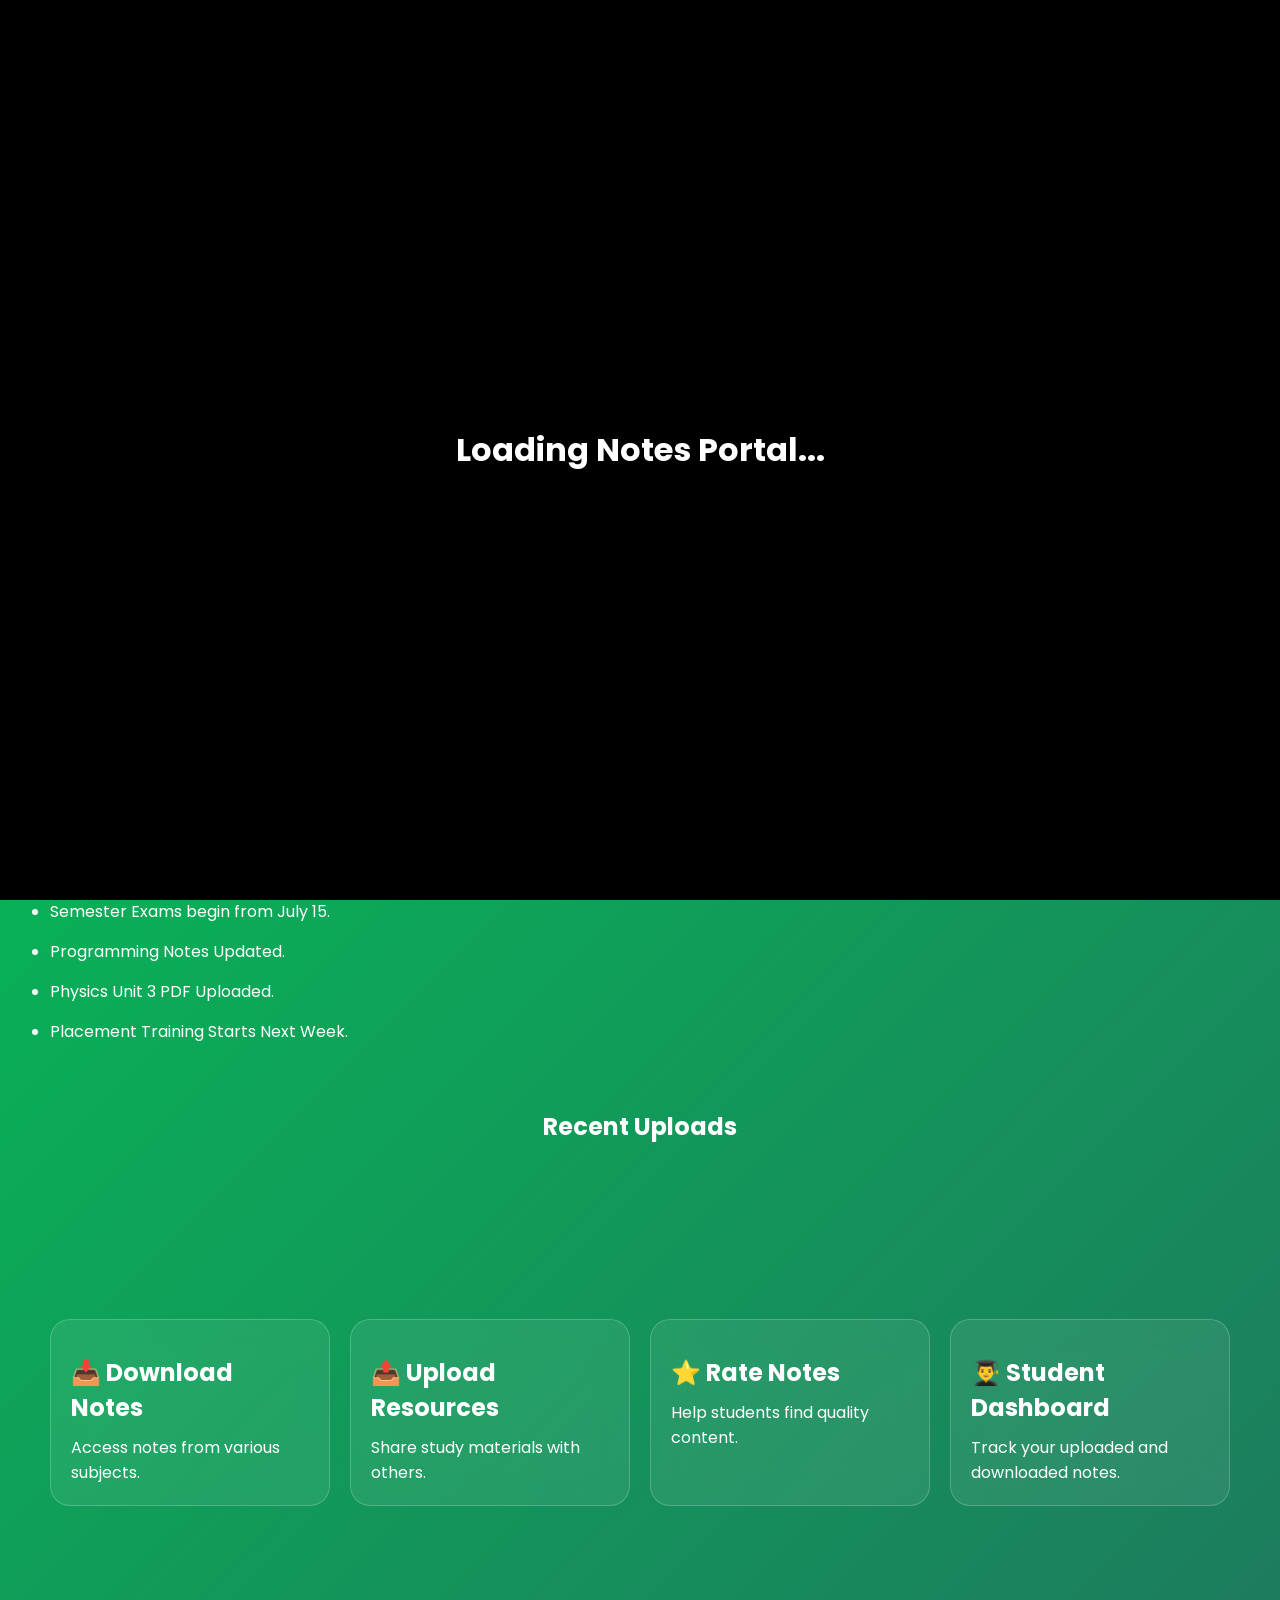
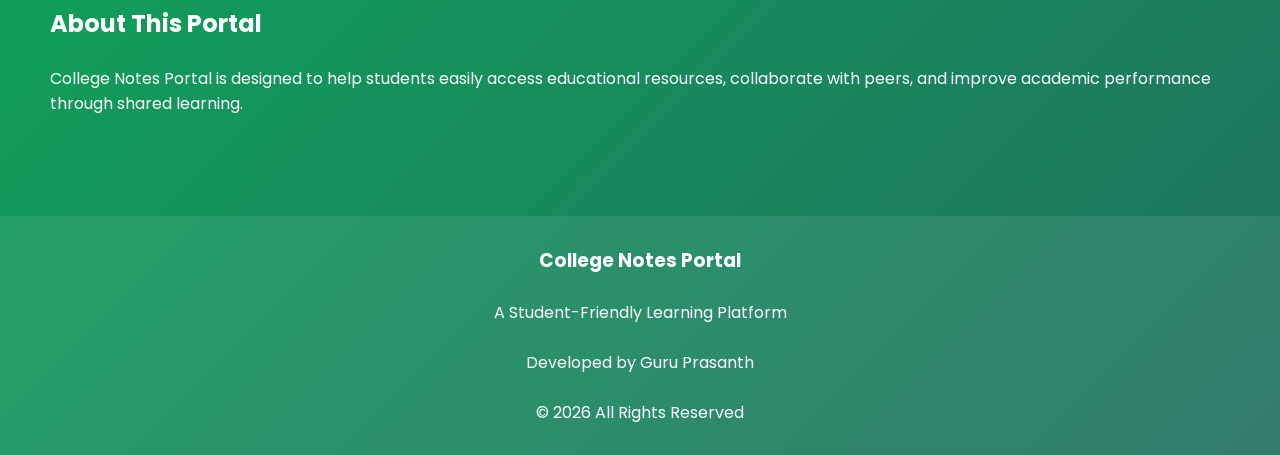
<file: index.html>
<!DOCTYPE html>
<html lang="en">

<head>

    <meta charset="UTF-8">
    <meta name="viewport" content="width=device-width, initial-scale=1.0">

    <title>LEARN X</title>

    <link rel="stylesheet" href="style.css">

</head>

<body>

    <!-- LOADER -->

    <div class="loader">
        Loading Notes Portal...
    </div>

    <!-- HEADER -->

    <header>

         <img src="logo.jpeg" class="logo">

        <h1>LEARN X🧠</h1>

        <nav>

            <a href="index.html">Home</a>

            <a href="notes.html">Notes</a>

            <a href="upload.html">Upload</a>

            <a href="faculty.html">Faculty</a>

            <a href="contact.html">Contact</a>

            <a href="login.html">Login</a>

        </nav>

    </header>

    <!-- HERO SECTION -->

    <section class="hero">

     <img src="homeperson1.jpg"><img src="homeperson.jpg"><img src="homeperson2.jpg">

        <h2>Your Smart Study Companion</h2>

        <p>
            Download Notes, Upload Resources,
            Track Progress and Learn Better.
        </p>

        <br>

        <button class="primary-btn"
            onclick="window.location.href='notes.html'">

            Browse Notes

        </button>

        <button id="themeBtn"
            class="secondary-btn">

            🌙 Dark Mode

        </button>

    </section>

    <!-- STATISTICS -->

    <section class="stats">

        <div class="stat-box">

            <h2>500+</h2>

            <p>Notes Available</p>

        </div>

        <div class="stat-box">

            <h2>1200+</h2>

            <p>Downloads</p>

        </div>

        <div class="stat-box">

            <h2>350+</h2>

            <p>Students</p>

        </div>

        <div class="stat-box">

            <h2>25+</h2>

            <p>Faculty Contributors</p>

        </div>

    </section>

    <!-- ANNOUNCEMENTS -->

    <section class="announcement">

        <h2>📢 Latest Announcements</h2>

        <br>

        <ul>

            <li>
                Semester Exams begin from July 15.
            </li>

            <li>
                Programming Notes Updated.
            </li>

            <li>
                Physics Unit 3 PDF Uploaded.
            </li>

            <li>
                Placement Training Starts Next Week.
            </li>

        </ul>

    </section>

    <!-- RECENT UPLOADS -->

    <section>

        <center>

            <h2><bold>Recent Uploads</bold></h2>

        </center>

        <br>

        <div id="recentUploads"
            class="notes-container">

        </div>

    </section>

    <!-- FEATURES -->

    <section class="stats">

        <div class="card">

            <h2>📥 Download Notes</h2>

            <p>
                Access notes from various subjects.
            </p>

        </div>

        <div class="card">

            <h2>📤 Upload Resources</h2>

            <p>
                Share study materials with others.
            </p>

        </div>

        <div class="card">

            <h2>⭐ Rate Notes</h2>

            <p>
                Help students find quality content.
            </p>

        </div>

        <div class="card">

            <h2>👨‍🎓 Student Dashboard</h2>

            <p>
                Track your uploaded and downloaded notes.
            </p>

        </div>

    </section>

    <!-- ABOUT -->

    <section class="announcement">

        <h2>About This Portal</h2>

        <br>

        <p>

            College Notes Portal is designed to help
            students easily access educational resources,
            collaborate with peers, and improve academic
            performance through shared learning.

        </p>

    </section>

    <!-- FOOTER -->

    <footer>

        <h3>College Notes Portal</h3>

        <br>

        <p>

            A Student-Friendly Learning Platform

        </p>

        <br>

        <p>

            Developed by Guru Prasanth

        </p>

        <br>

        <p>

            © 2026 All Rights Reserved

        </p>

    </footer>

    <script src="script.js"></script>

</body>

</html>
</file>
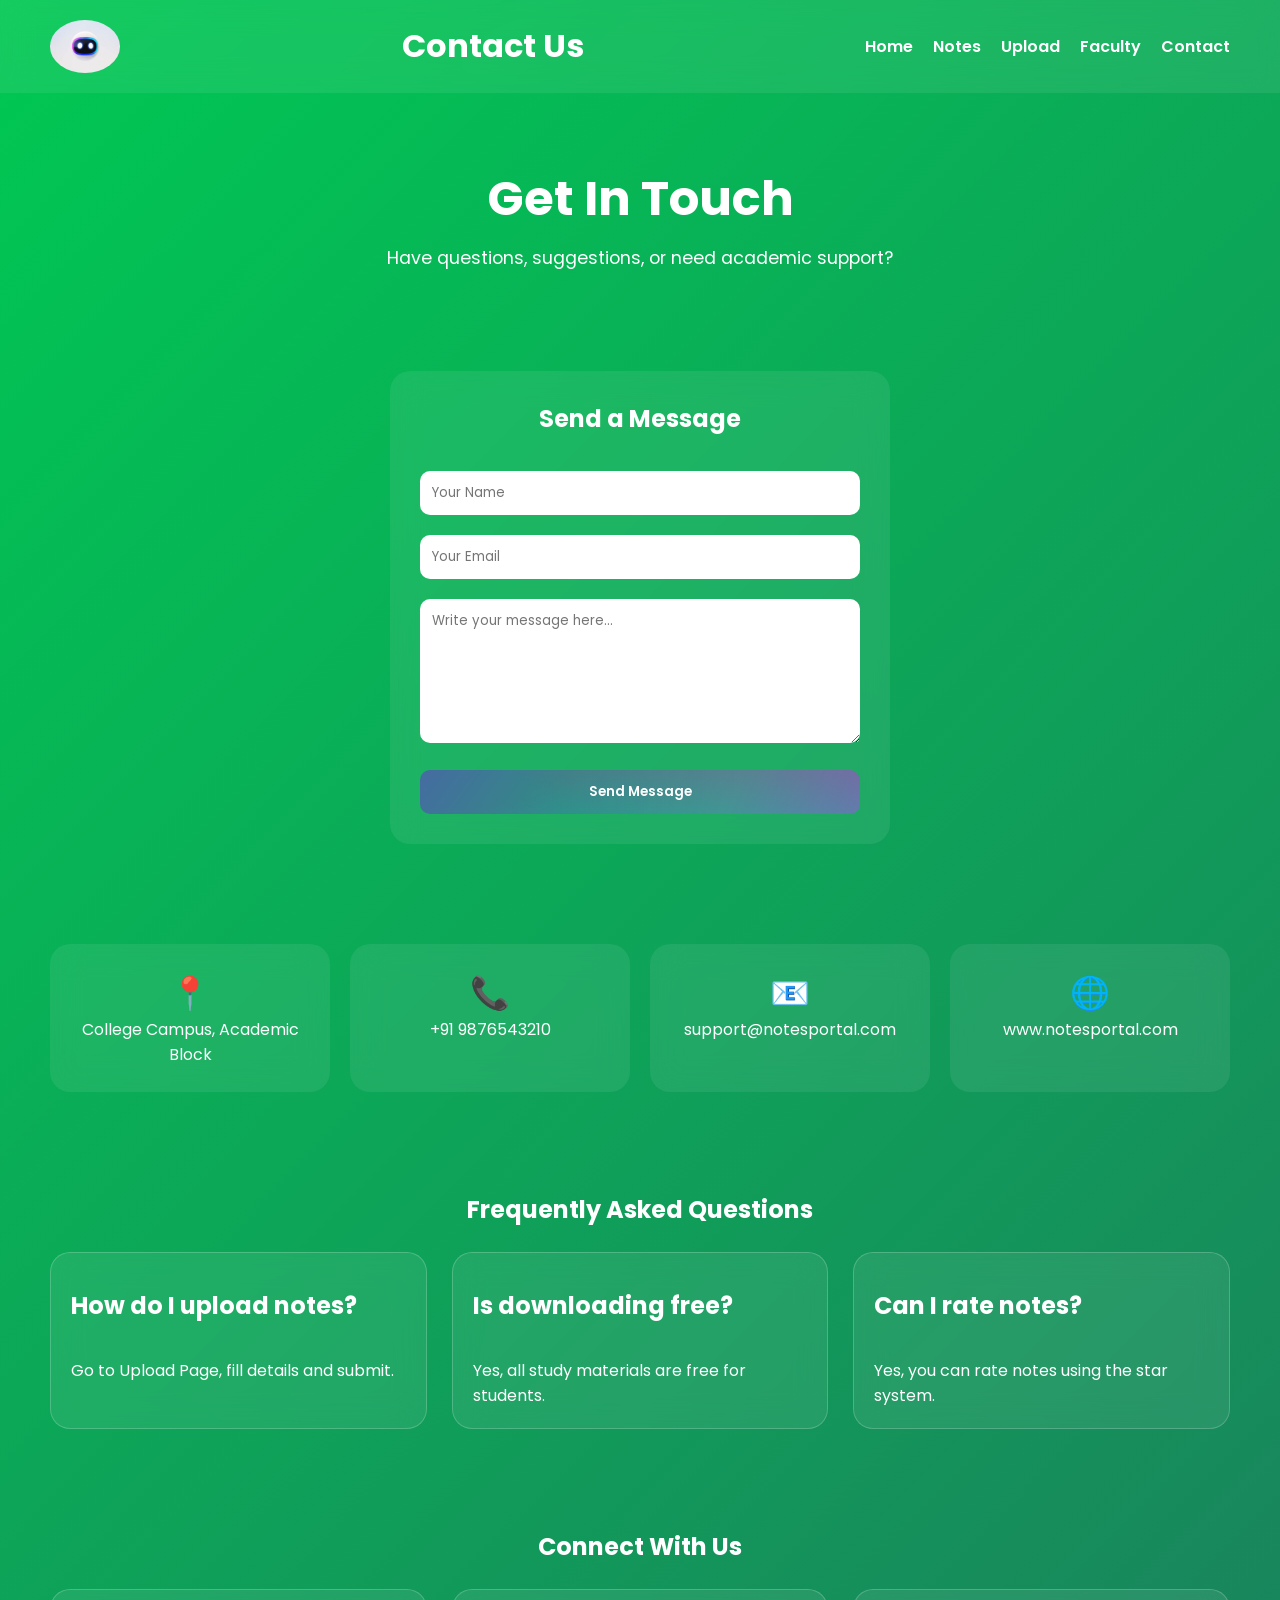
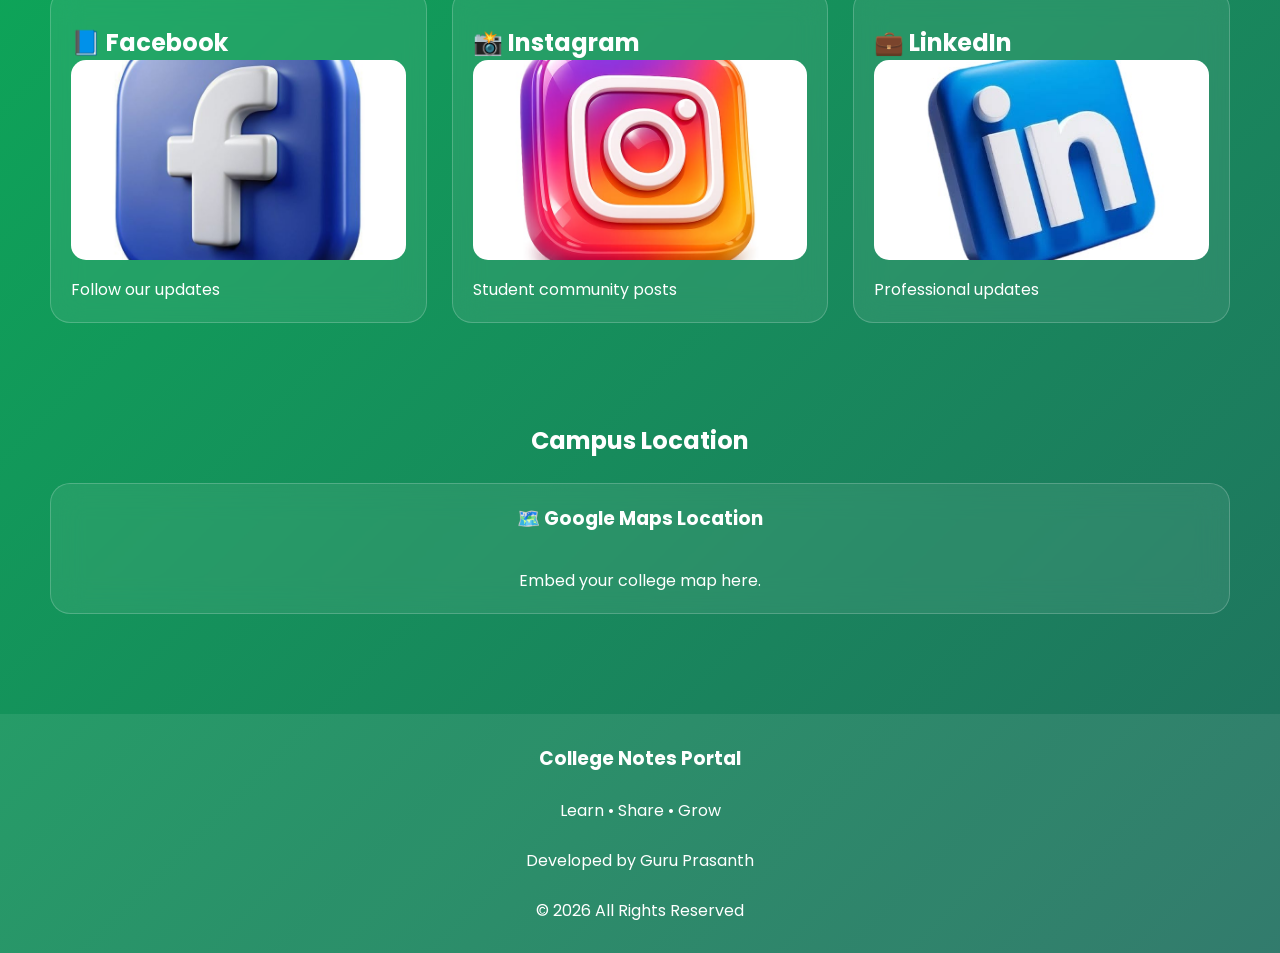
<file: contact.html>
<!DOCTYPE html>
<html lang="en">

<head>

    <meta charset="UTF-8">

    <meta name="viewport"
    content="width=device-width, initial-scale=1.0">

    <title>Contact Us</title>

    <link rel="stylesheet"
    href="style.css">

</head>

<body>

    <!-- HEADER -->

    <header>

        <img src="logo.jpeg"
        class="logo">

        <h1>Contact Us</h1>

        <nav>

            <a href="index.html">Home</a>

            <a href="notes.html">Notes</a>

            <a href="upload.html">Upload</a>

            <a href="faculty.html">Faculty</a>

            <a href="contact.html">Contact</a>

        </nav>

    </header>

    <!-- HERO -->

    <section class="hero">

        <h2> Get In Touch</h2>

        <p>

            Have questions, suggestions,
            or need academic support?

        </p>

    </section>

    <!-- CONTACT FORM -->

    <div class="form-container">

        <h2 style="text-align:center;">

            Send a Message

        </h2>

        <br>

        <input
        type="text"
        id="contactName"
        placeholder="Your Name">

        <input
        type="email"
        id="contactEmail"
        placeholder="Your Email">

        <textarea
        id="contactMessage"
        rows="6"
        placeholder="Write your message here..."></textarea>

        <button
        class="primary-btn"
        onclick="sendMessage()">

            Send Message

        </button>

    </div>

    <!-- CONTACT INFO -->

    <section class="stats">

        <div class="stat-box">

            <h2>📍</h2>

            <p>

                College Campus,
                Academic Block

            </p>

        </div>

        <div class="stat-box">

            <h2>📞</h2>

            <p>

                +91 9876543210

            </p>

        </div>

        <div class="stat-box">

            <h2>📧</h2>

            <p>

                support@notesportal.com

            </p>

        </div>

        <div class="stat-box">

            <h2>🌐</h2>

            <p>

                www.notesportal.com

            </p>

        </div>

    </section>

    <!-- FAQ -->

    <section class="dashboard">

        <h2 style="text-align:center;">

            Frequently Asked Questions

        </h2>

        <br>

        <div class="dashboard-grid">

            <div class="card">

                <h2>

                    How do I upload notes?

                </h2>

                <br>

                <p>

                    Go to Upload Page,
                    fill details and submit.

                </p>

            </div>

            <div class="card">

                <h2>

                    Is downloading free?

                </h2>

                <br>

                <p>

                    Yes, all study materials
                    are free for students.

                </p>

            </div>

            <div class="card">

                <h2>

                    Can I rate notes?

                </h2>

                <br>

                <p>

                    Yes, you can rate notes
                    using the star system.

                </p>

            </div>

        </div>

    </section>

    <!-- SOCIAL LINKS -->

    <section class="dashboard">

        <h2 style="text-align:center;">

            Connect With Us

        </h2>

        <br>

        <div class="dashboard-grid">

            <div class="card">

                <h2>📘 Facebook</h2>
                <img src="facebook.jpg">

                <p>

                    Follow our updates

                </p>

            </div>

            <div class="card">

                <h2>📸 Instagram</h2>
                <img src="insta.jpg">

                <p>

                    Student community posts

                </p>

            </div>

            <div class="card">

                <h2>💼 LinkedIn</h2>
                <img src="linkedin.jpg">

                <p>

                    Professional updates

                </p>

            </div>

        </div>

    </section>

    <!-- MAP PLACEHOLDER -->

    <section class="dashboard">

        <h2 style="text-align:center;">

            Campus Location

        </h2>

        <br>

        <div class="card">

            <center>

                <h3>

                    🗺️ Google Maps Location

                </h3>

                <br>

                <p>

                    Embed your college map here.

                </p>

            </center>

        </div>

    </section>

    <!-- FOOTER -->

    <footer>

        <h3>

            College Notes Portal

        </h3>

        <br>

        <p>

            Learn • Share • Grow

        </p>

        <br>

        <p>

            Developed by Guru Prasanth

        </p>

        <br>

        <p>

            © 2026 All Rights Reserved

        </p>

    </footer>

    <script src="script.js"></script>

</body>

</html>
</file>
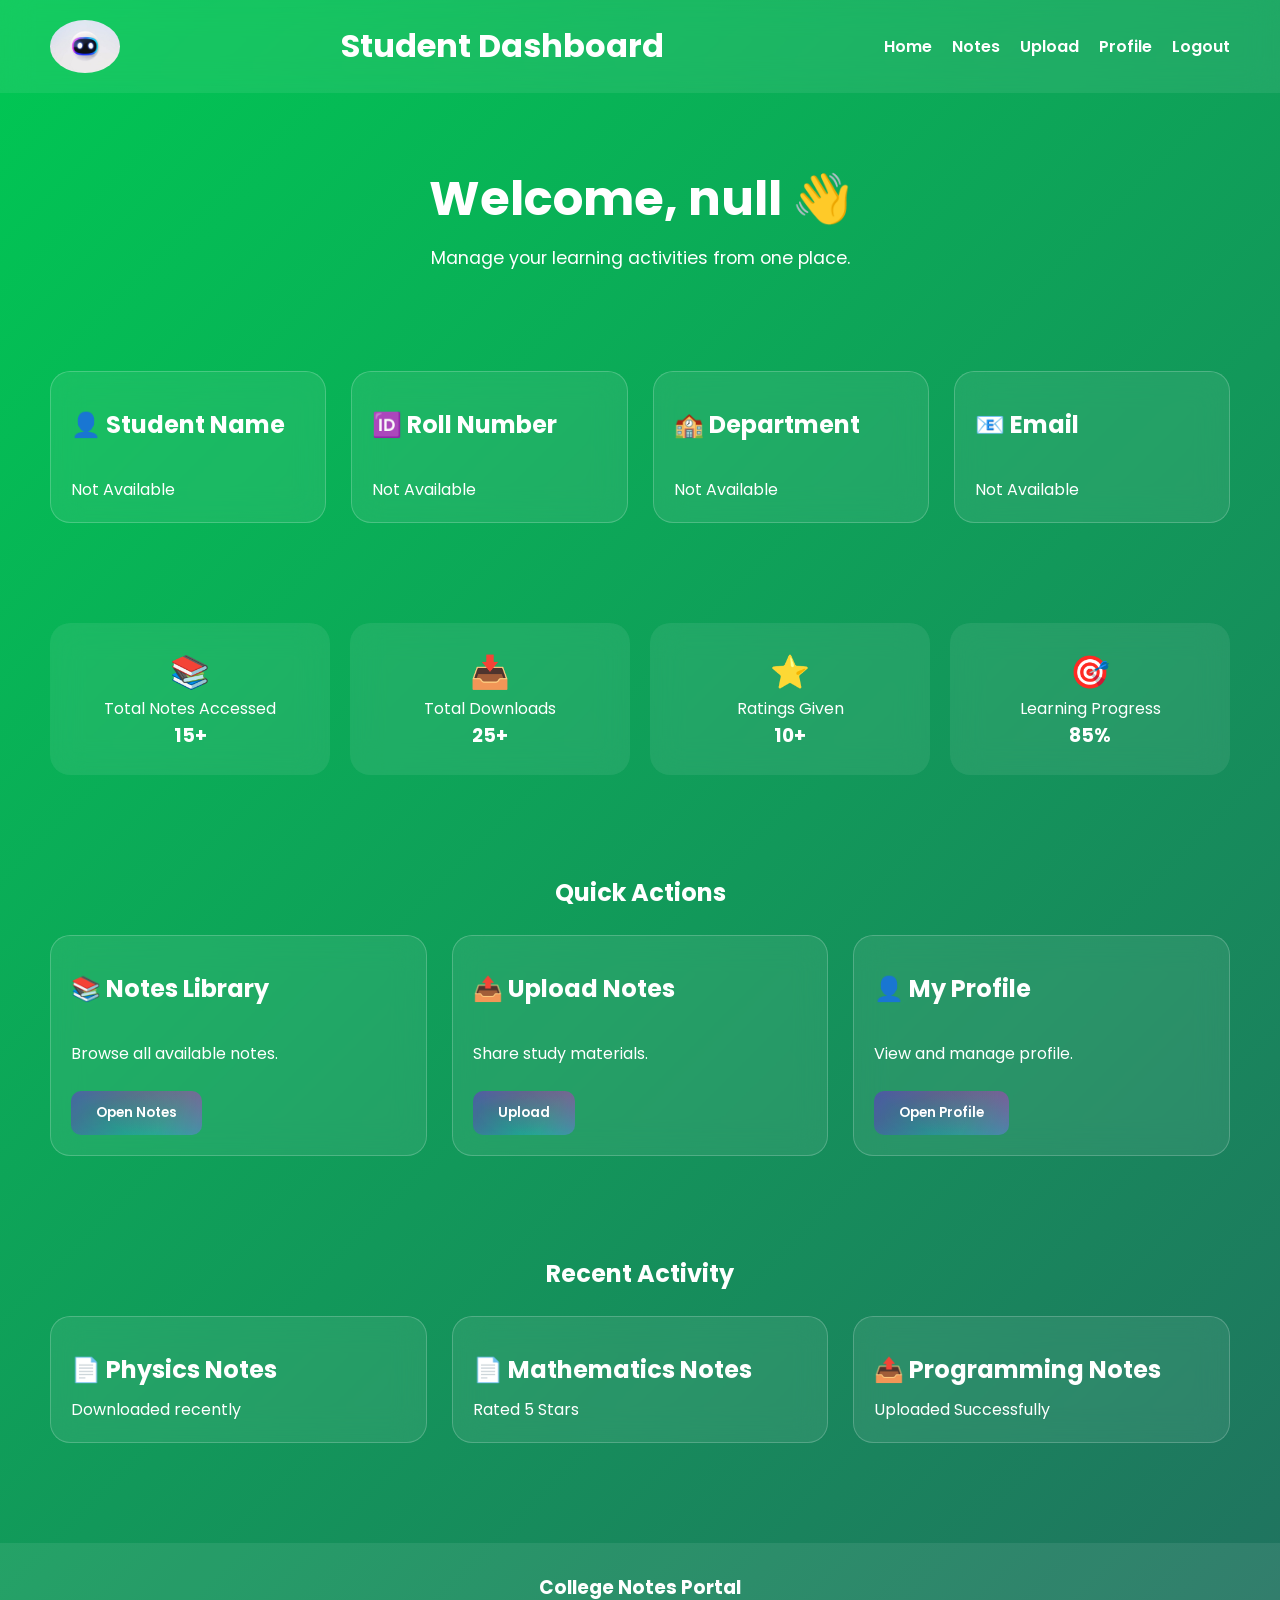
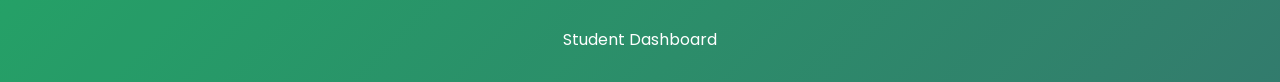
<file: dashboard.html>
<!DOCTYPE html>
<html lang="en">

<head>

    <meta charset="UTF-8">
    <meta name="viewport" content="width=device-width, initial-scale=1.0">

    <title>Student Dashboard</title>

    <link rel="stylesheet" href="style.css">

</head>

<body>

    <!-- HEADER -->

    <header>

        <img src="logo.jpeg" class="logo">

        <h1>Student Dashboard</h1>

        <nav>

            <a href="index.html">Home</a>

            <a href="notes.html">Notes</a>

            <a href="upload.html">Upload</a>

            <a href="profile.html">Profile</a>

            <a href="#" onclick="logout()">Logout</a>

        </nav>

    </header>

    <!-- HERO -->

    <section class="hero">

        <h2 id="welcomeUser">
            Welcome Student 👋
        </h2>

        <p>
            Manage your learning activities from one place.
        </p>

    </section>

    <!-- PROFILE SUMMARY -->

    <section class="dashboard">

        <div class="dashboard-grid">

            <div class="card">

                <h2>👤 Student Name</h2>

                <br>

                <p id="dashName">
                    Loading...
                </p>

            </div>

            <div class="card">

                <h2>🆔 Roll Number</h2>

                <br>

                <p id="dashRoll">
                    Loading...
                </p>

            </div>

            <div class="card">

                <h2>🏫 Department</h2>

                <br>

                <p id="dashDepartment">
                    Loading...
                </p>

            </div>

            <div class="card">

                <h2>📧 Email</h2>

                <br>

                <p id="dashEmail">
                    Loading...
                </p>

            </div>

        </div>

    </section>

    <!-- QUICK STATS -->

    <section class="stats">

        <div class="stat-box">

            <h2>📚</h2>

            <p>Total Notes Accessed</p>

            <h3>15+</h3>

        </div>

        <div class="stat-box">

            <h2>📥</h2>

            <p>Total Downloads</p>

            <h3>25+</h3>

        </div>

        <div class="stat-box">

            <h2>⭐</h2>

            <p>Ratings Given</p>

            <h3>10+</h3>

        </div>

        <div class="stat-box">

            <h2>🎯</h2>

            <p>Learning Progress</p>

            <h3>85%</h3>

        </div>

    </section>

    <!-- QUICK ACTIONS -->

    <section class="dashboard">

        <h2 style="text-align:center;">
            Quick Actions
        </h2>

        <br>

        <div class="dashboard-grid">

            <div class="card">

                <h2>📚 Notes Library</h2>

                <br>

                <p>
                    Browse all available notes.
                </p>

                <br>

                <button
                    class="primary-btn"
                    onclick="window.location.href='notes.html'">

                    Open Notes

                </button>

            </div>

            <div class="card">

                <h2>📤 Upload Notes</h2>

                <br>

                <p>
                    Share study materials.
                </p>

                <br>

                <button
                    class="primary-btn"
                    onclick="window.location.href='upload.html'">

                    Upload

                </button>

            </div>

            <div class="card">

                <h2>👤 My Profile</h2>

                <br>

                <p>
                    View and manage profile.
                </p>

                <br>

                <button
                    class="primary-btn"
                    onclick="window.location.href='profile.html'">

                    Open Profile

                </button>

            </div>

        </div>

    </section>

    <!-- RECENT ACTIVITY -->

    <section class="dashboard">

        <h2 style="text-align:center;">
            Recent Activity
        </h2>

        <br>

        <div class="dashboard-grid">

            <div class="card">

                <h2>📄 Physics Notes</h2>

                <p>
                    Downloaded recently
                </p>

            </div>

            <div class="card">

                <h2>📄 Mathematics Notes</h2>

                <p>
                    Rated 5 Stars
                </p>

            </div>

            <div class="card">

                <h2>📤 Programming Notes</h2>

                <p>
                    Uploaded Successfully
                </p>

            </div>

        </div>

    </section>

    <!-- FOOTER -->

    <footer>

        <h3>College Notes Portal</h3>

        <br>

        <p>
            Student Dashboard
        </p>

    </footer>

    <script src="script.js"></script>

    <script>

        document.getElementById("dashName").innerHTML =
        localStorage.getItem("studentName") || "Not Available";

        document.getElementById("dashRoll").innerHTML =
        localStorage.getItem("rollNo") || "Not Available";

        document.getElementById("dashDepartment").innerHTML =
        localStorage.getItem("department") || "Not Available";

        document.getElementById("dashEmail").innerHTML =
        localStorage.getItem("studentEmail") || "Not Available";

    </script>

</body>

</html>
</file>
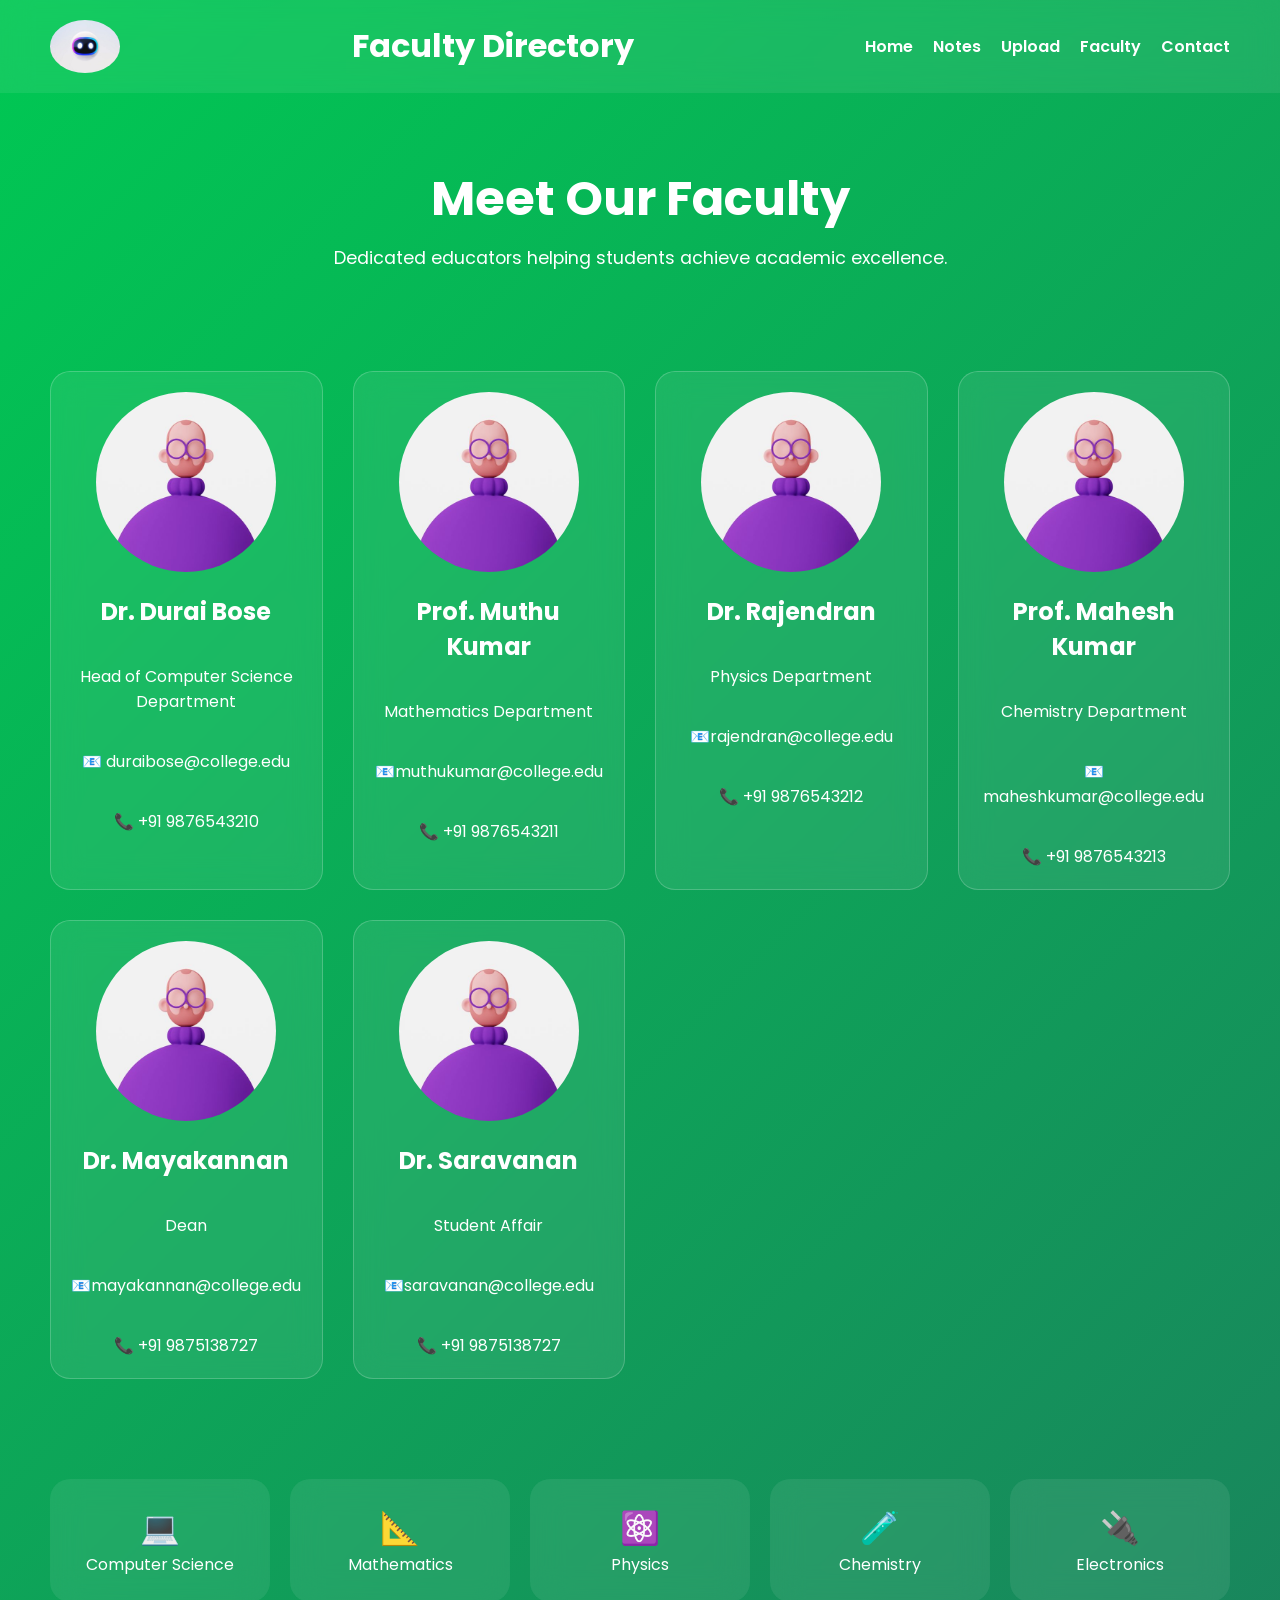
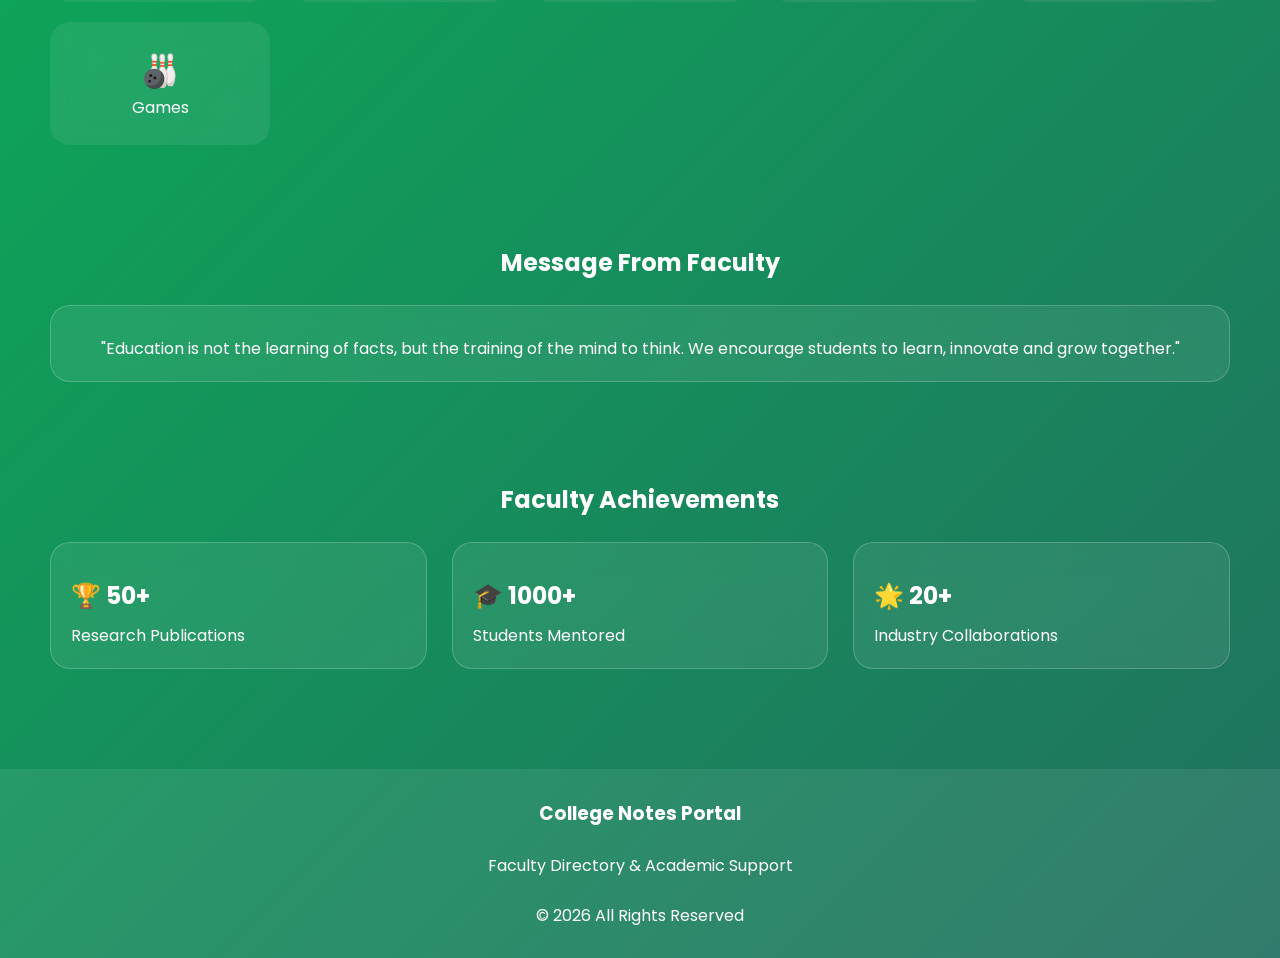
<file: faculty.html>
<!DOCTYPE html>
<html lang="en">

<head>

    <meta charset="UTF-8">
    <meta name="viewport" content="width=device-width, initial-scale=1.0">

    <title>Faculty Directory</title>

    <link rel="stylesheet" href="style.css">

</head>

<body>

    <!-- HEADER -->

    <header>

        <img src="logo.jpeg" class="logo">

        <h1>Faculty Directory</h1>

        <nav>

            <a href="index.html">Home</a>

            <a href="notes.html">Notes</a>

            <a href="upload.html">Upload</a>

            <a href="faculty.html">Faculty</a>

            <a href="contact.html">Contact</a>

        </nav>

    </header>

    <!-- HERO SECTION -->

    <section class="hero">

        <h2> Meet Our Faculty</h2>

        <p>
            Dedicated educators helping students
            achieve academic excellence.
        </p>

    </section>

    <!-- FACULTY CARDS -->

    <section class="faculty-container">

        <!-- Faculty 1 -->

        <div class="card faculty-card">

            <img src="faculty.jpeg">

            <h2>Dr. Durai Bose</h2>

            <br>

            <p>
                Head of Computer Science Department
            </p>

            <br>

            <p>
                📧 duraibose@college.edu
            </p>

            <br>

            <p>
                📞 +91 9876543210
            </p>

        </div>

        <!-- Faculty 2 -->

        <div class="card faculty-card">

            <img src="faculty.jpeg">

            <h2>Prof. Muthu Kumar</h2>

            <br>

            <p>
                Mathematics Department
            </p>

            <br>

            <p>
                📧muthukumar@college.edu
            </p>

            <br>

            <p>
                📞 +91 9876543211
            </p>

        </div>

        <!-- Faculty 3 -->

        <div class="card faculty-card">

            <img src="faculty.jpeg">

            <h2>Dr. Rajendran</h2>

            <br>

            <p>
                Physics Department
            </p>

            <br>

            <p>
                📧rajendran@college.edu
            </p>

            <br>

            <p>
                📞 +91 9876543212
            </p>

        </div>

        <!-- Faculty 4 -->

        <div class="card faculty-card">

            <img src="faculty.jpeg">

            <h2>Prof. Mahesh Kumar</h2>

            <br>

            <p>
                Chemistry Department
            </p>

            <br>

            <p>
                📧maheshkumar@college.edu
            </p>

            <br>

            <p>
                📞 +91 9876543213
            </p>

        </div>


        <!-- Faculty 5 -->

        <div class="card faculty-card">

            <img src="faculty.jpeg">

            <h2>Dr. Mayakannan</h2>

            <br>

            <p>
                Dean
            </p>

            <br>

            <p>
                📧mayakannan@college.edu
            </p>

            <br>
            
            <p>
                📞 +91 9875138727
            </p>

        </div>
               <!-- Faculty 5 -->

        <div class="card faculty-card">

            <img src="faculty.jpeg">

            <h2>Dr. Saravanan</h2>

            <br>

            <p>
                Student Affair 
            </p>

            <br>

            <p>
                📧saravanan@college.edu
            </p>

            <br>
            
            <p>
                📞 +91 9875138727
            </p>

          
        </div>

    </section>

    <!-- DEPARTMENTS -->

    <section class="stats">

        <div class="stat-box">

            <h2>💻</h2>

            <p>
                Computer Science
            </p>

        </div>

        <div class="stat-box">

            <h2>📐</h2>

            <p>
                Mathematics
            </p>

        </div>

        <div class="stat-box">

            <h2>⚛️</h2>

            <p>
                Physics
            </p>

        </div>

        <div class="stat-box">

            <h2>🧪</h2>

            <p>
                Chemistry
            </p>

        </div>

         <div class="stat-box">

            <h2>🔌</h2>

            <p>
                Electronics
            </p>

        </div>

        
         <div class="stat-box">

            <h2>🎳</h2>

            <p>
                Games
            </p>

        </div>

    </section>

    <!-- FACULTY MESSAGE -->

    <section class="dashboard">

        <h2 style="text-align:center;">
            Message From Faculty
        </h2>

        <br>

        <div class="card">

            <p style="text-align:center;">

                "Education is not the learning of facts,
                but the training of the mind to think.
                We encourage students to learn,
                innovate and grow together."

            </p>

        </div>

    </section>

    <!-- ACHIEVEMENTS -->

    <section class="dashboard">

        <h2 style="text-align:center;">
            Faculty Achievements
        </h2>

        <br>

        <div class="dashboard-grid">

            <div class="card">

                <h2>🏆 50+</h2>

                <p>
                    Research Publications
                </p>

            </div>

            <div class="card">

                <h2>🎓 1000+</h2>

                <p>
                    Students Mentored
                </p>

            </div>

            <div class="card">

                <h2>🌟 20+</h2>

                <p>
                    Industry Collaborations
                </p>

            </div>


        </div>

    </section>

    <!-- FOOTER -->

    <footer>

        <h3>College Notes Portal</h3>

        <br>

        <p>
            Faculty Directory & Academic Support
        </p>

        <br>

        <p>
            © 2026 All Rights Reserved
        </p>

    </footer>

</body>

</html>
</file>
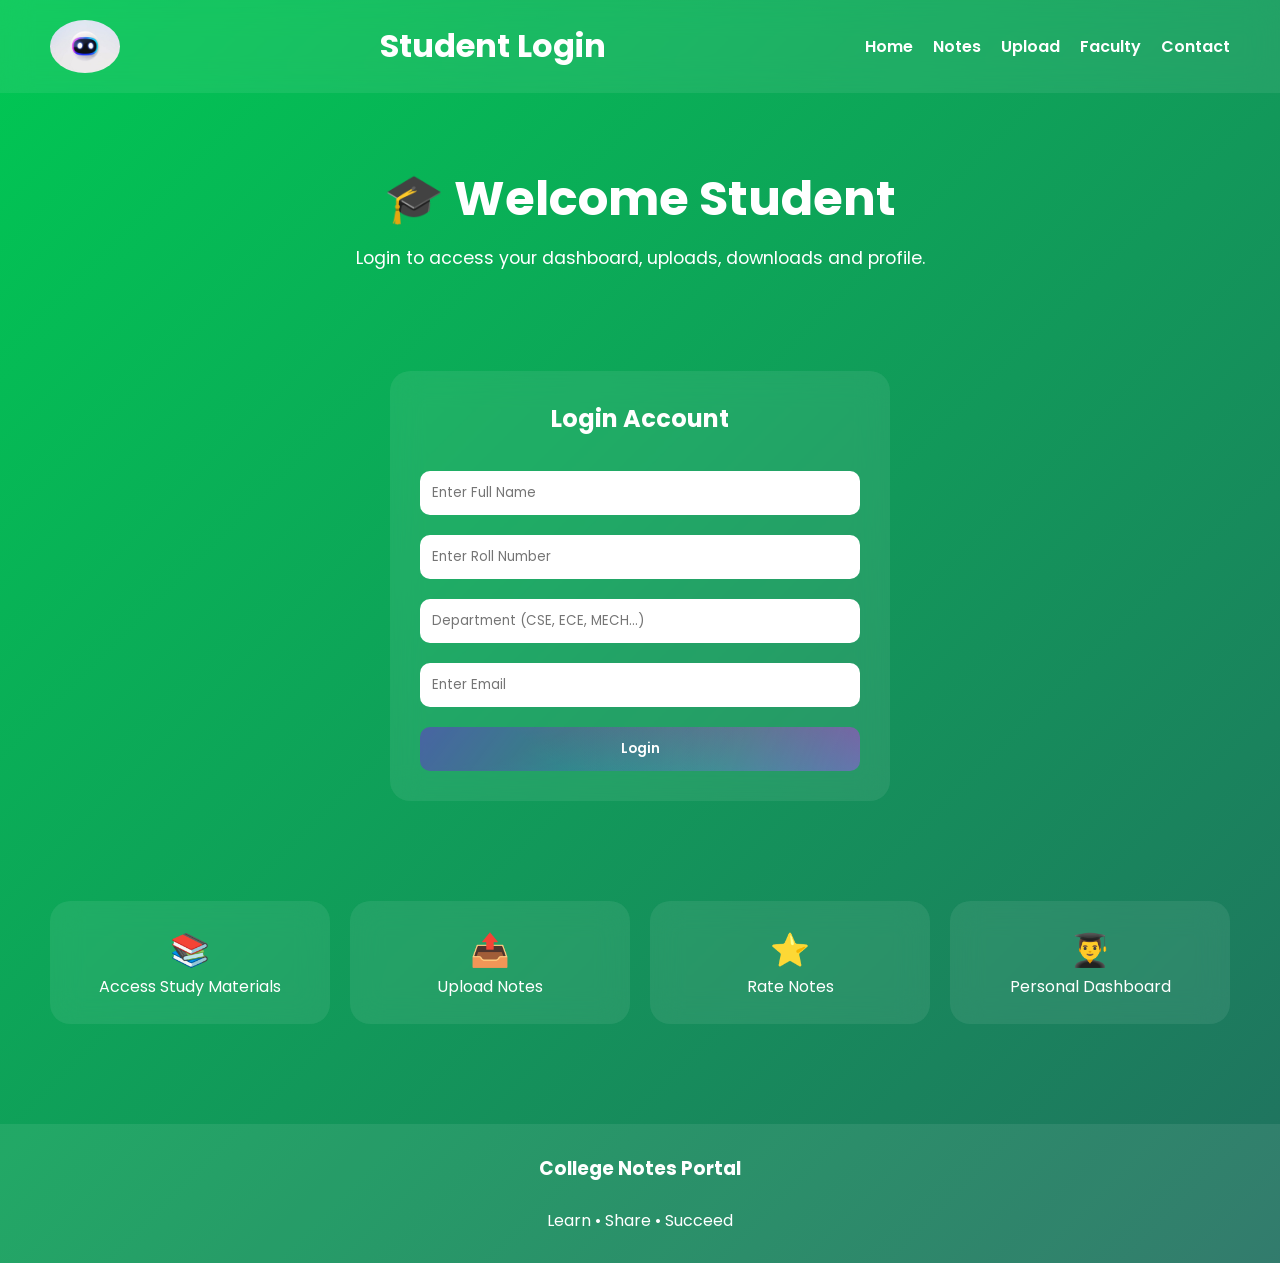
<file: login.html>
<!DOCTYPE html>
<html lang="en">

<head>

    <meta charset="UTF-8">
    <meta name="viewport" content="width=device-width, initial-scale=1.0">

    <title>Student Login</title>

    <link rel="stylesheet" href="style.css">

</head>

<body>

    <!-- HEADER -->

    <header>

        <img src="logo.jpeg" class="logo">

        <h1>Student Login</h1>

        <nav>

            <a href="index.html">Home</a>

            <a href="notes.html">Notes</a>

            <a href="upload.html">Upload</a>

            <a href="faculty.html">Faculty</a>

            <a href="contact.html">Contact</a>

        </nav>

    </header>

    <!-- HERO -->

    <section class="hero">

        <h2>🎓 Welcome Student</h2>

        <p>
            Login to access your dashboard,
            uploads, downloads and profile.
        </p>

    </section>

    <!-- LOGIN FORM -->

    <div class="form-container">

        <h2 style="text-align:center;">
            Login Account
        </h2>

        <br>

        <input
            type="text"
            id="studentName"
            placeholder="Enter Full Name"
        >

        <input
            type="text"
            id="rollNo"
            placeholder="Enter Roll Number"
        >

        <input
            type="text"
            id="department"
            placeholder="Department (CSE, ECE, MECH...)"
        >

        <input
            type="email"
            id="studentEmail"
            placeholder="Enter Email"
        >

        <button
            class="primary-btn"
            onclick="studentLogin()">

            Login

        </button>

    </div>

    <!-- BENEFITS -->

    <section class="stats">

        <div class="stat-box">

            <h2>📚</h2>

            <p>Access Study Materials</p>

        </div>

        <div class="stat-box">

            <h2>📤</h2>

            <p>Upload Notes</p>

        </div>

        <div class="stat-box">

            <h2>⭐</h2>

            <p>Rate Notes</p>

        </div>

        <div class="stat-box">

            <h2>👨‍🎓</h2>

            <p>Personal Dashboard</p>

        </div>

    </section>

    <!-- FOOTER -->

    <footer>

        <h3>College Notes Portal</h3>

        <br>

        <p>
            Learn • Share • Succeed
        </p>

    </footer>

    <script src="script.js"></script>

    <script>

        function studentLogin(){

            const name =
            document.getElementById("studentName").value;

            const roll =
            document.getElementById("rollNo").value;

            const department =
            document.getElementById("department").value;

            const email =
            document.getElementById("studentEmail").value;

            if(
                name === "" ||
                roll === "" ||
                department === "" ||
                email === ""
            ){

                alert("Please fill all fields");

                return;

            }

            localStorage.setItem(
                "studentName",
                name
            );

            localStorage.setItem(
                "rollNo",
                roll
            );

            localStorage.setItem(
                "department",
                department
            );

            localStorage.setItem(
                "studentEmail",
                email
            );

            alert(
                "Login Successful!"
            );

            window.location.href =
            "dashboard.html";

        }

    </script>

</body>

</html>
</file>
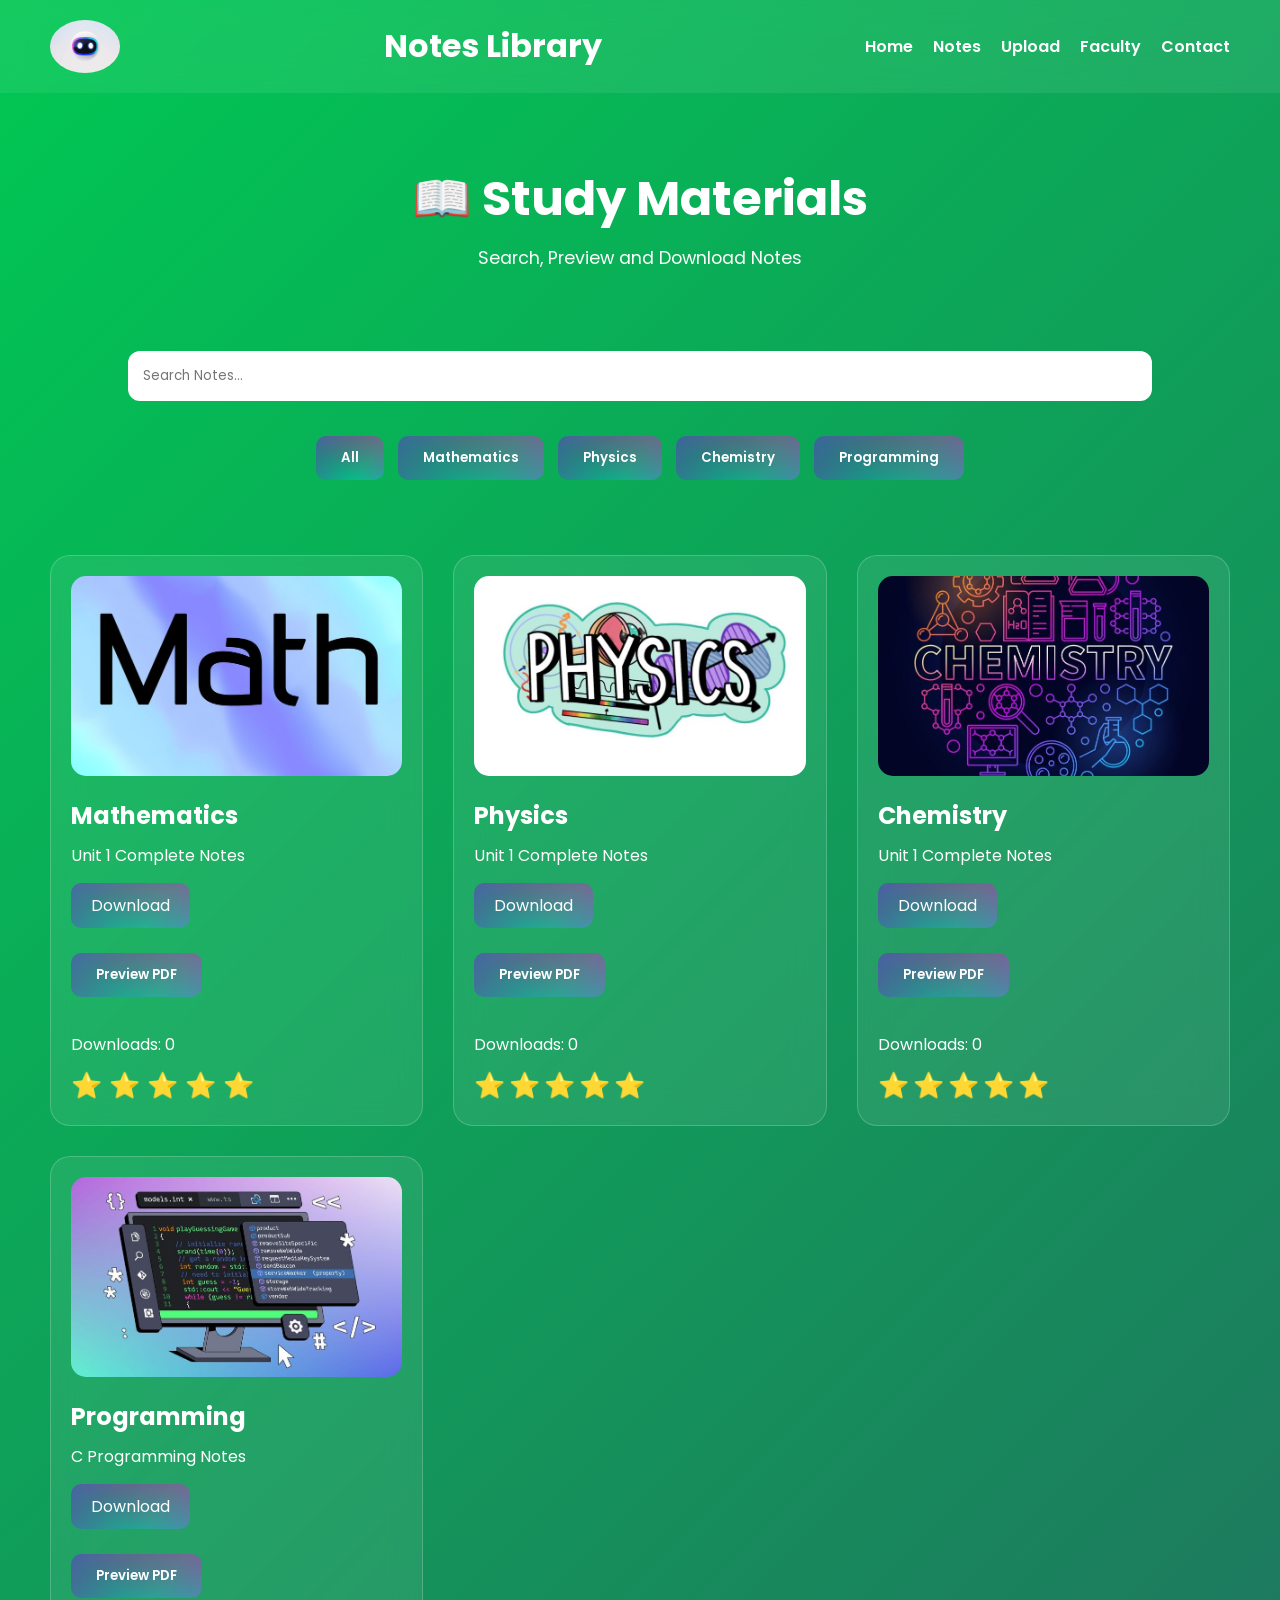
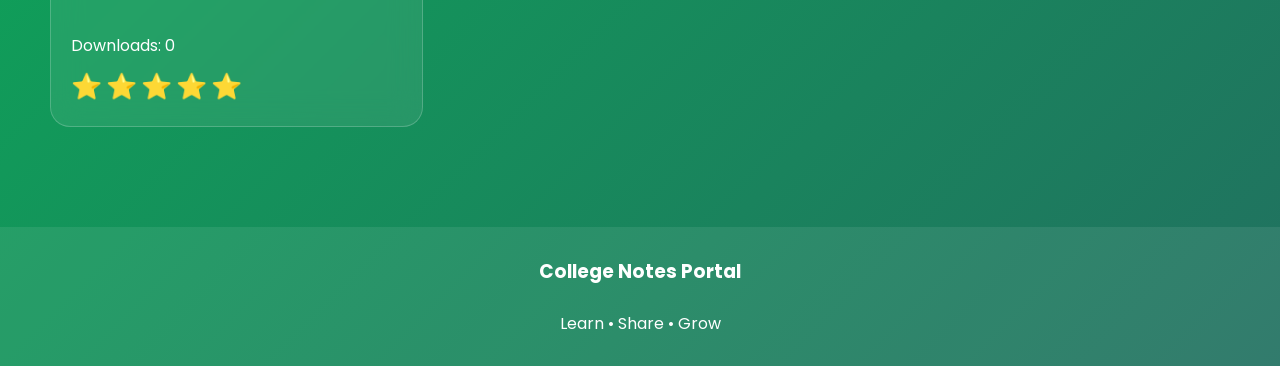
<file: notes.html>
<!DOCTYPE html>
<html lang="en">

<head>

    <meta charset="UTF-8">
    <meta name="viewport" content="width=device-width, initial-scale=1.0">

    <title>Notes Library</title>

    <link rel="stylesheet" href="style.css">

</head>

<body>

    <!-- HEADER -->

    <header>

        <img src="logo.jpeg" class="logo">

        <h1>Notes Library</h1>

        <nav>

            <a href="index.html">Home</a>

            <a href="notes.html">Notes</a>

            <a href="upload.html">Upload</a>

            <a href="faculty.html">Faculty</a>

            <a href="contact.html">Contact</a>

        </nav>

    </header>

    <!-- PAGE TITLE -->

    <section class="hero">

        <h2>📖 Study Materials</h2>

        <p>
            Search, Preview and Download Notes
        </p>

    </section>

    <!-- SEARCH -->

    <input
        type="text"
        id="searchBox"
        class="search-box"
        placeholder="Search Notes..."
    >

    <!-- FILTER BUTTONS -->

    <div class="filter-buttons">

        <button
            class="primary-btn"
            onclick="filterNotes('all')">

            All

        </button>

        <button
            class="primary-btn"
            onclick="filterNotes('math')">

            Mathematics

        </button>

        <button
            class="primary-btn"
            onclick="filterNotes('physics')">

            Physics

        </button>

        <button
            class="primary-btn"
            onclick="filterNotes('chemistry')">

            Chemistry

        </button>

        <button
            class="primary-btn"
            onclick="filterNotes('programming')">

            Programming

        </button>

    </div>

    <!-- NOTES -->

    <section class="notes-container">

        <!-- MATH -->

        <div
            class="card note-card"
            data-subject="math">

            <img src="math.jpeg">

            <h2>Mathematics</h2>

            <p>Unit 1 Complete Notes</p>

            <a
                href="mathematics-unit1.pdf"
                class="download-btn"
                target="_blank"
                onclick="increaseDownload('math')">

                Download

            </a>

            <br><br>

            <button
                class="secondary-btn"
                onclick="window.open('mathematics-unit1.pdf')">

                Preview PDF

            </button>

            <br><br>

            <p id="mathCount">
                Downloads: 0
            </p>

            <div class="stars">

                <span
                    class="star"
                    onclick="rateNote('math',1)">
                    ⭐
                </span>

                <span
                    class="star"
                    onclick="rateNote('math',2)">
                    ⭐
                </span>

                <span
                    class="star"
                    onclick="rateNote('math',3)">
                    ⭐
                </span>

                <span
                    class="star"
                    onclick="rateNote('math',4)">
                    ⭐
                </span>

                <span
                    class="star"
                    onclick="rateNote('math',5)">
                    ⭐
                </span>

            </div>

        </div>

        <!-- PHYSICS -->

        <div
            class="card note-card"
            data-subject="physics">

            <img src="physics.jpeg">

            <h2>Physics</h2>

            <p>Unit 1 Complete Notes</p>

            <a
                href="physics-unit1.pdf"
                class="download-btn"
                target="_blank"
                onclick="increaseDownload('physics')">

                Download

            </a>

            <br><br>

            <button
                class="secondary-btn"
                onclick="window.open('physics-unit1.pdf')">

                Preview PDF

            </button>

            <br><br>

            <p id="physicsCount">
                Downloads: 0
            </p>

            <div class="stars">

                <span class="star"
                onclick="rateNote('physics',1)">⭐</span>

                <span class="star"
                onclick="rateNote('physics',2)">⭐</span>

                <span class="star"
                onclick="rateNote('physics',3)">⭐</span>

                <span class="star"
                onclick="rateNote('physics',4)">⭐</span>

                <span class="star"
                onclick="rateNote('physics',5)">⭐</span>

            </div>

        </div>

        <!-- CHEMISTRY -->

        <div
            class="card note-card"
            data-subject="chemistry">

            <img src="chemistry.jpeg">

            <h2>Chemistry</h2>

            <p>Unit 1 Complete Notes</p>

            <a
                href="chemistry-unit1.pdf"
                class="download-btn"
                target="_blank"
                onclick="increaseDownload('chemistry')">

                Download

            </a>

            <br><br>

            <button
                class="secondary-btn"
                onclick="window.open('chemistry-unit1.pdf')">

                Preview PDF

            </button>

            <br><br>

            <p id="chemistryCount">
                Downloads: 0
            </p>

            <div class="stars">

                <span class="star"
                onclick="rateNote('chemistry',1)">⭐</span>

                <span class="star"
                onclick="rateNote('chemistry',2)">⭐</span>

                <span class="star"
                onclick="rateNote('chemistry',3)">⭐</span>

                <span class="star"
                onclick="rateNote('chemistry',4)">⭐</span>

                <span class="star"
                onclick="rateNote('chemistry',5)">⭐</span>

            </div>

        </div>

        <!-- PROGRAMMING -->

        <div
            class="card note-card"
            data-subject="programming">

            <img src="programming.jpeg">

            <h2>Programming</h2>

            <p>C Programming Notes</p>

            <a
                href="programming-unit1.pdf"
                class="download-btn"
                target="_blank"
                onclick="increaseDownload('programming')">

                Download

            </a>

            <br><br>

            <button
                class="secondary-btn"
                onclick="window.open('programming-unit1.pdf')">

                Preview PDF

            </button>

            <br><br>

            <p id="programmingCount">
                Downloads: 0
            </p>

            <div class="stars">

                <span class="star"
                onclick="rateNote('programming',1)">⭐</span>

                <span class="star"
                onclick="rateNote('programming',2)">⭐</span>

                <span class="star"
                onclick="rateNote('programming',3)">⭐</span>

                <span class="star"
                onclick="rateNote('programming',4)">⭐</span>

                <span class="star"
                onclick="rateNote('programming',5)">⭐</span>

            </div>

        </div>

    </section>

    <!-- FOOTER -->

    <footer>

        <h3>College Notes Portal</h3>

        <br>

        <p>
            Learn • Share • Grow
        </p>

    </footer>

    <script src="script.js"></script>

    <script>

        showDownloadCount(
            "mathCount",
            "math"
        );

        showDownloadCount(
            "physicsCount",
            "physics"
        );

        showDownloadCount(
            "chemistryCount",
            "chemistry"
        );

        showDownloadCount(
            "programmingCount",
            "programming"
        );

    </script>

</body>

</html>
</file>
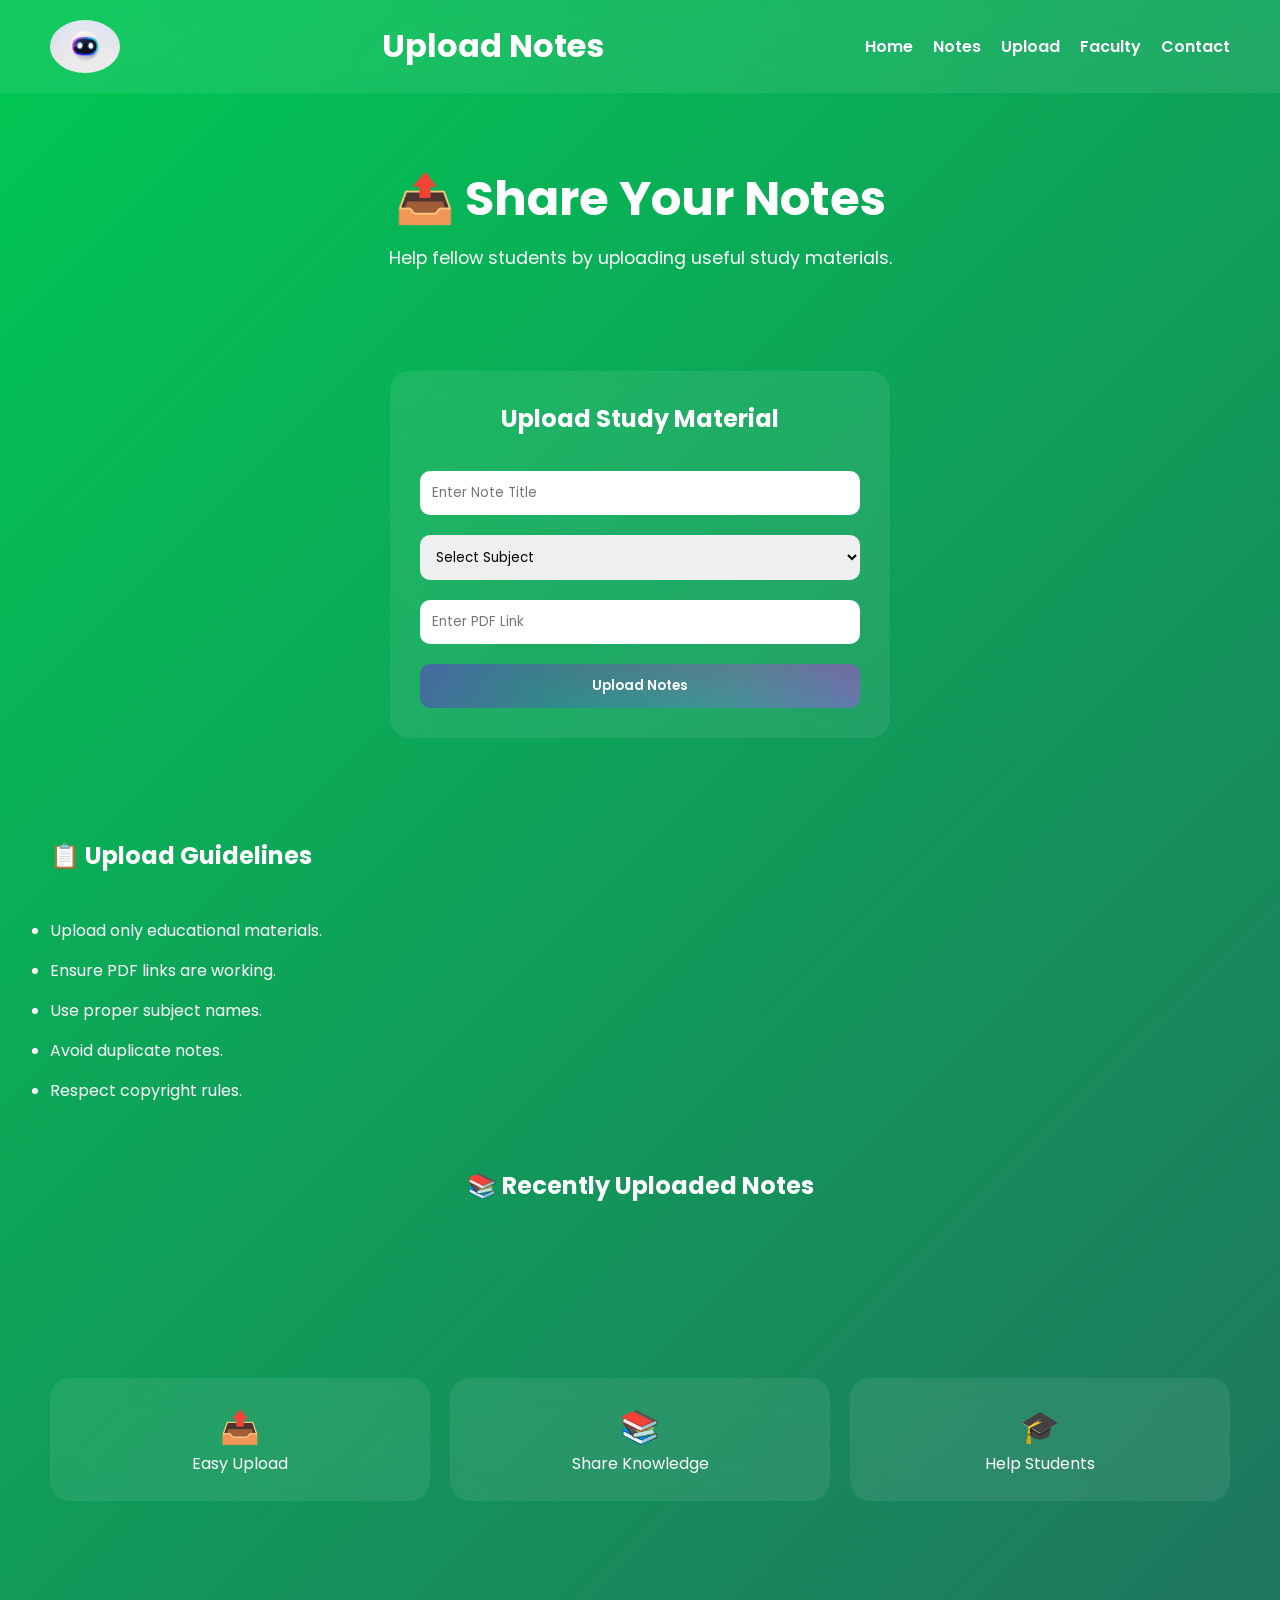
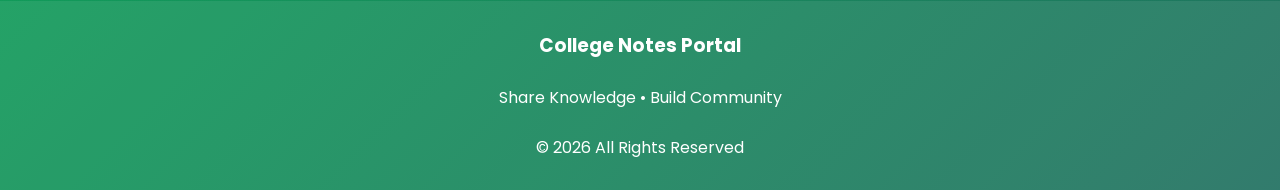
<file: upload.html>
<!DOCTYPE html>
<html lang="en">

<head>

    <meta charset="UTF-8">
    <meta name="viewport" content="width=device-width, initial-scale=1.0">

    <title>Upload Notes</title>

    <link rel="stylesheet" href="style.css">

</head>

<body>

    <!-- HEADER -->

    <header>

        <img src="logo.jpeg" class="logo">

        <h1>Upload Notes</h1>

        <nav>

            <a href="index.html">Home</a>

            <a href="notes.html">Notes</a>

            <a href="upload.html">Upload</a>

            <a href="faculty.html">Faculty</a>

            <a href="contact.html">Contact</a>

        </nav>

    </header>

    <!-- HERO -->

    <section class="hero">

        <h2>📤 Share Your Notes</h2>

        <p>
            Help fellow students by uploading
            useful study materials.
        </p>

    </section>

    <!-- UPLOAD FORM -->

    <div class="form-container">

        <h2 style="text-align:center;">
            Upload Study Material
        </h2>

        <br>

        <input
            type="text"
            id="noteTitle"
            placeholder="Enter Note Title"
        >

        <select id="noteSubject">

            <option value="">
                Select Subject
            </option>

            <option value="Mathematics">
                Mathematics
            </option>

            <option value="Physics">
                Physics
            </option>

            <option value="Chemistry">
                Chemistry
            </option>

            <option value="Programming">
                Programming
            </option>

            <option value="Electronics">
                Electronics
            </option>

        </select>

        <input
            type="text"
            id="noteLink"
            placeholder="Enter PDF Link"
        >

        <button
            class="primary-btn"
            onclick="saveNote()">

            Upload Notes

        </button>

    </div>

    <!-- GUIDELINES -->

    <section class="announcement">

        <h2>📋 Upload Guidelines</h2>

        <br>

        <ul>

            <li>
                Upload only educational materials.
            </li>

            <li>
                Ensure PDF links are working.
            </li>

            <li>
                Use proper subject names.
            </li>

            <li>
                Avoid duplicate notes.
            </li>

            <li>
                Respect copyright rules.
            </li>

        </ul>

    </section>

    <!-- RECENTLY UPLOADED -->

    <section>

        <center>

            <h2>
                📚 Recently Uploaded Notes
            </h2>

        </center>

        <br>

        <div
            id="recentUploads"
            class="notes-container">

        </div>

    </section>

    <!-- FEATURES -->

    <section class="stats">

        <div class="stat-box">

            <h2>📤</h2>

            <p>
                Easy Upload
            </p>

        </div>

        <div class="stat-box">

            <h2>📚</h2>

            <p>
                Share Knowledge
            </p>

        </div>

        <div class="stat-box">

            <h2>🎓</h2>

            <p>
                Help Students
            </p>

        </div>

    </section>

    <!-- FOOTER -->

    <footer>

        <h3>College Notes Portal</h3>

        <br>

        <p>
            Share Knowledge • Build Community
        </p>

        <br>

        <p>
            © 2026 All Rights Reserved
        </p>

    </footer>

    <script src="script.js"></script>

</body>

</html>
</file>
<file: style.css>
/* =========================
   GOOGLE FONT
========================= */

@import url('https://fonts.googleapis.com/css2?family=Poppins:wght@300;400;500;600;700&display=swap');

*{
    margin:0;
    padding:0;
    box-sizing:border-box;
    font-family:'Poppins',sans-serif;
    scroll-behavior:smooth;
}

/* =========================
   BODY
========================= */

body{
    min-height:100vh;
    color:white;
    background:linear-gradient(
    -45deg,
    #0f2027,
    #203a43,
    #2c5364,
    #00c853
    );
    background-size:400% 400%;
    animation:bgAnimation 12s ease infinite;
}

@keyframes bgAnimation{
    0%{
        background-position:0% 50%;
    }
    50%{
        background-position:100% 50%;
    }
    100%{
        background-position:0% 50%;
    }
}

/* =========================
   LOADER
========================= */

.loader{
    position:fixed;
    width:100%;
    height:100%;
    background:#000;
    display:flex;
    justify-content:center;
    align-items:center;
    z-index:9999;
    font-size:2rem;
    font-weight:bold;
}

/* =========================
   HEADER
========================= */

header{
    width:100%;
    padding:20px 50px;

    display:flex;
    justify-content:space-between;
    align-items:center;

    backdrop-filter:blur(15px);
    background:rgba(255,255,255,0.08);

    position:sticky;
    top:0;
    z-index:1000;
}

.logo{
    width:70px;
    border-radius:50%;
}

header h1{
    font-size:2rem;
}

nav{
    display:flex;
    gap:20px;
}

nav a{
    text-decoration:none;
    color:white;
    font-weight:600;
    transition:.3s;
}

nav a:hover{
    color:#00ff88;
}

/* =========================
   HERO
========================= */

.hero{
    padding:50px;
    text-align:center;
}

.hero img{
    width: 100px;
    max-height:300px;
    object-fit:cover;
    border-radius:20px;
}

.hero h2{
    margin-top:20px;
    font-size:3rem;
}

.hero p{
    margin-top:10px;
    font-size:1.1rem;
}

/* =========================
   BUTTONS
========================= */

button{
    padding:12px 25px;
    border:none;
    border-radius:10px;
    cursor:pointer;
    font-weight:600;
    transition:.3s;
}

button:hover{
    transform:translateY(-3px);
}

.primary-btn{
    background: linear-gradient(217deg, rgba(255, 0, 191, 0.4), rgba(255, 0, 191, 0) 70.71%),
    linear-gradient(127deg, rgba(132, 0, 255, 0.4), rgba(132, 0, 255, 0) 70.71%),
    linear-gradient(336deg, rgba(0, 212, 255, 0.4), rgba(0, 212, 255, 0) 70.71%);
    color:white;
}

.secondary-btn{
    background: linear-gradient(217deg, rgba(255, 0, 191, 0.4), rgba(255, 0, 191, 0) 70.71%),
    linear-gradient(127deg, rgba(132, 0, 255, 0.4), rgba(132, 0, 255, 0) 70.71%),
    linear-gradient(336deg, rgba(0, 212, 255, 0.4), rgba(0, 212, 255, 0) 70.71%);
    color:white;
}

/* =========================
   GLASS CARD
========================= */

.card{
    background:rgba(255,255,255,0.08);
    backdrop-filter:blur(15px);

    border:1px solid rgba(255,255,255,0.2);

    border-radius:20px;

    padding:20px;

    transition:.4s;
}

.card:hover{
    transform:translateY(-10px);
    box-shadow:0 0 25px rgba(0,255,136,.4);
}

/* =========================
   NOTES SECTION
========================= */

.notes-container{
    display:grid;
    grid-template-columns:repeat(auto-fit,minmax(280px,1fr));
    gap:30px;
    padding:50px;
}

.card img{
    width:100%;
    height: 200px;
    object-fit:cover;
    border-radius:15px;
}

.card h2{
    margin-top:15px;
}

.card p{
    margin-top:10px;
}

.download-btn{
    display:inline-block;
    margin-top:15px;
    padding:10px 20px;

    background:
    linear-gradient(217deg, rgba(255, 0, 191, 0.4), rgba(255, 0, 191, 0) 70.71%),
    linear-gradient(127deg, rgba(132, 0, 255, 0.4), rgba(132, 0, 255, 0) 70.71%),
    linear-gradient(336deg, rgba(0, 212, 255, 0.4), rgba(0, 212, 255, 0) 70.71%);
    color:white;

    text-decoration:none;

    border-radius:10px;
}

/* =========================
   SEARCH BAR
========================= */

.search-box{
    width:80%;
    display:block;
    margin:30px auto;
    padding:15px;

    border:none;
    outline:none;

    border-radius:12px;
}

/* =========================
   FILTER BUTTONS
========================= */

.filter-buttons{
    text-align:center;
    margin-bottom:20px;
}

.filter-buttons button{
    margin:5px;
}

/* =========================
   STATS SECTION
========================= */

.stats{
    display:grid;
    grid-template-columns:repeat(auto-fit,minmax(220px,1fr));
    gap:20px;
    padding:50px;
}

.stat-box{
    text-align:center;
    padding:25px;

    background:rgba(255,255,255,.08);
    backdrop-filter:blur(15px);

    border-radius:20px;
}

.stat-box h2{
    font-size:2rem;
    color:#00ff88;
}

/* =========================
   ANNOUNCEMENT
========================= */

.announcement{
    padding:50px;
}

.announcement ul{
    margin-top:20px;
}

.announcement li{
    margin-bottom:15px;
}

/* =========================
   FORM
========================= */

.form-container{
    width:90%;
    max-width:500px;

    margin:50px auto;

    padding:30px;

    background:rgba(255,255,255,.08);

    backdrop-filter:blur(15px);

    border-radius:20px;
}

.form-container input,
.form-container textarea,
.form-container select{
    width:100%;
    margin:10px 0;

    padding:12px;
    border:none;

    border-radius:10px;
}

.form-container button{
    width:100%;
    margin-top:10px;
}

/* =========================
   FACULTY
========================= */

.faculty-container{
    display:grid;
    grid-template-columns:repeat(auto-fit,minmax(250px,1fr));
    gap:30px;

    padding:50px;
}

.faculty-card{
    text-align:center;
}

.faculty-card img{
    width:180px;
    height:180px;
    object-fit:cover;

    border-radius:50%;
}

/* =========================
   DASHBOARD
========================= */

.dashboard{
    padding:50px;
}

.dashboard-grid{
    display:grid;
    grid-template-columns:repeat(auto-fit,minmax(250px,1fr));
    gap:25px;
}

/* =========================
   PROFILE
========================= */

.profile{
    text-align:center;
    padding:50px;
}

.profile img{
    width:200px;
    height:200px;

    border-radius:50%;

    object-fit:cover;
}

.profile h2{
    margin-top:20px;
}

/* =========================
   STAR RATING
========================= */

.stars{
    margin-top:10px;
}

.star{
    cursor:pointer;
    font-size:25px;
}

/* =========================
   FOOTER
========================= */

footer{
    text-align:center;
    padding:30px;

    margin-top:50px;

    background:rgba(255,255,255,.08);
}

/* =========================
   DARK MODE
========================= */

.dark{
    background:#f5f5f5;
    color:#111;
}

.dark header,
.dark footer,
.dark .card,
.dark .stat-box,
.dark .form-container{
    background:white;
    color:black;
}

.dark nav a{
    color:black;
}

.dark input,
.dark textarea,
.dark select{
    border:1px solid #ccc;
}

/* =========================
   MOBILE
========================= */

@media(max-width:768px){

header{
    flex-direction:column;
    text-align:center;
}

nav{
    flex-wrap:wrap;
    justify-content:center;
}

.hero h2{
    font-size:2rem;
}

.notes-container,
.stats,
.faculty-container,
.dashboard-grid{
    grid-template-columns:1fr;
}

.search-box{
    width:95%;
}

}
</file>
